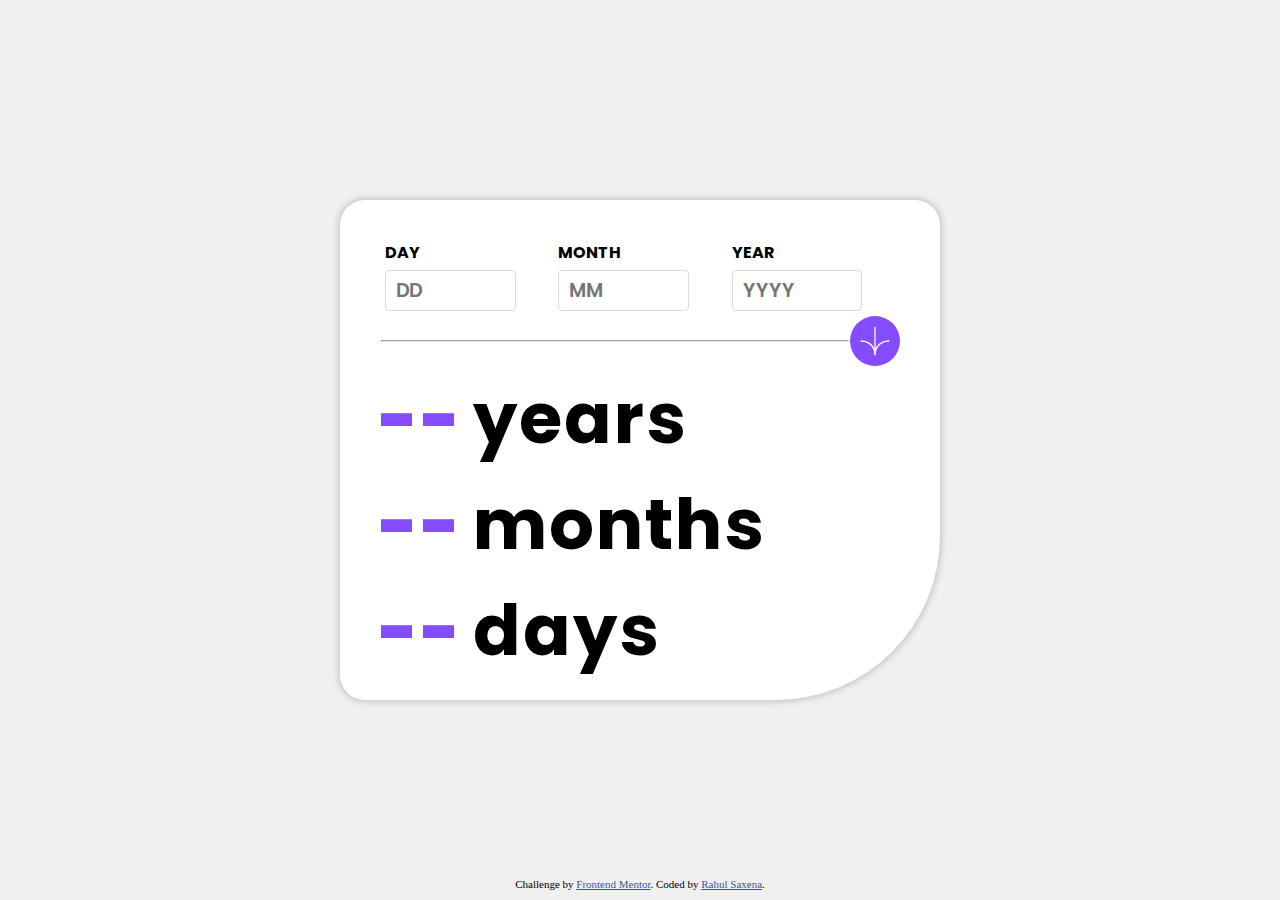
<file: age-calculator-app-main/index.html>
<!DOCTYPE html>
<html lang="en">
  <head>
    <meta charset="UTF-8" />
    <meta name="viewport" content="width=device-width, initial-scale=1.0" />
    <!-- displays site properly based on user's device -->
    <link
      rel="icon"
      type="image/png"
      sizes="32x32"
      href="./assets/images/favicon-32x32.png"
    />
    <title>Frontend Mentor | Age calculator app</title>
    <link rel="stylesheet" href="style.css" />
  </head>
  <body>
    <div class="container">
      <div class="InputSection">
        <div class="Day">
          <span class="Date" id="DaySpan">Day</span>
          <input
            type="number"
            name=""
            id="Day"
            placeholder="DD"
            required
            oninput="DayInput()"
          />
          <span id="ErrorDay">Must be a valid day</span>
          <span class="ErrorEmpty">This Field is required</span>
        </div>
        <div class="Month">
          <span class="Date" id="MonthSpan">Month</span>
          <input
            type="text"
            name=""
            id="Month"
            placeholder="MM"
            required
            oninput="MonthInput()"
          />
          <span id="ErrorMonth">Must be a valid Month</span>
          <span class="ErrorEmpty">This Field is required</span>
        </div>
        <div class="Year">
          <span class="Date" id="YearSpan">Year</span>
          <input
            type="text"
            name=""
            id="Year"
            placeholder="YYYY"
            required
            oninput="YearInput()"
          />
          <span id="ErrorYear">Must be a valid Year</span>
          <span class="ErrorEmpty">This Field is required</span>
        </div>
      </div>
      <div class="Middle">
        <hr />
        <img
          src="./assets/images/icon-arrow.svg"
          alt=""
          onclick="CheckDate()"
        />
      </div>
      <div class="OutputSection">
        <div class="OutputYear DisplayElement">
          <span id="YearCount">--</span>
          <h1>years</h1>
        </div>
        <div class="OutputMonth DisplayElement">
          <span id="MonthCount">--</span>
          <h1>months</h1>
        </div>
        <div class="OutputDay DisplayElement">
          <span id="DayCount">--</span>
          <h1>days</h1>
        </div>
      </div>
    </div>

    <div class="attribution">
      Challenge by
      <a href="https://www.frontendmentor.io?ref=challenge" target="_blank"
        >Frontend Mentor</a
      >. Coded by <a href="#">Rahul Saxena</a>.
    </div>

    <script src="script.js"></script>
  </body>
</html>
</file>
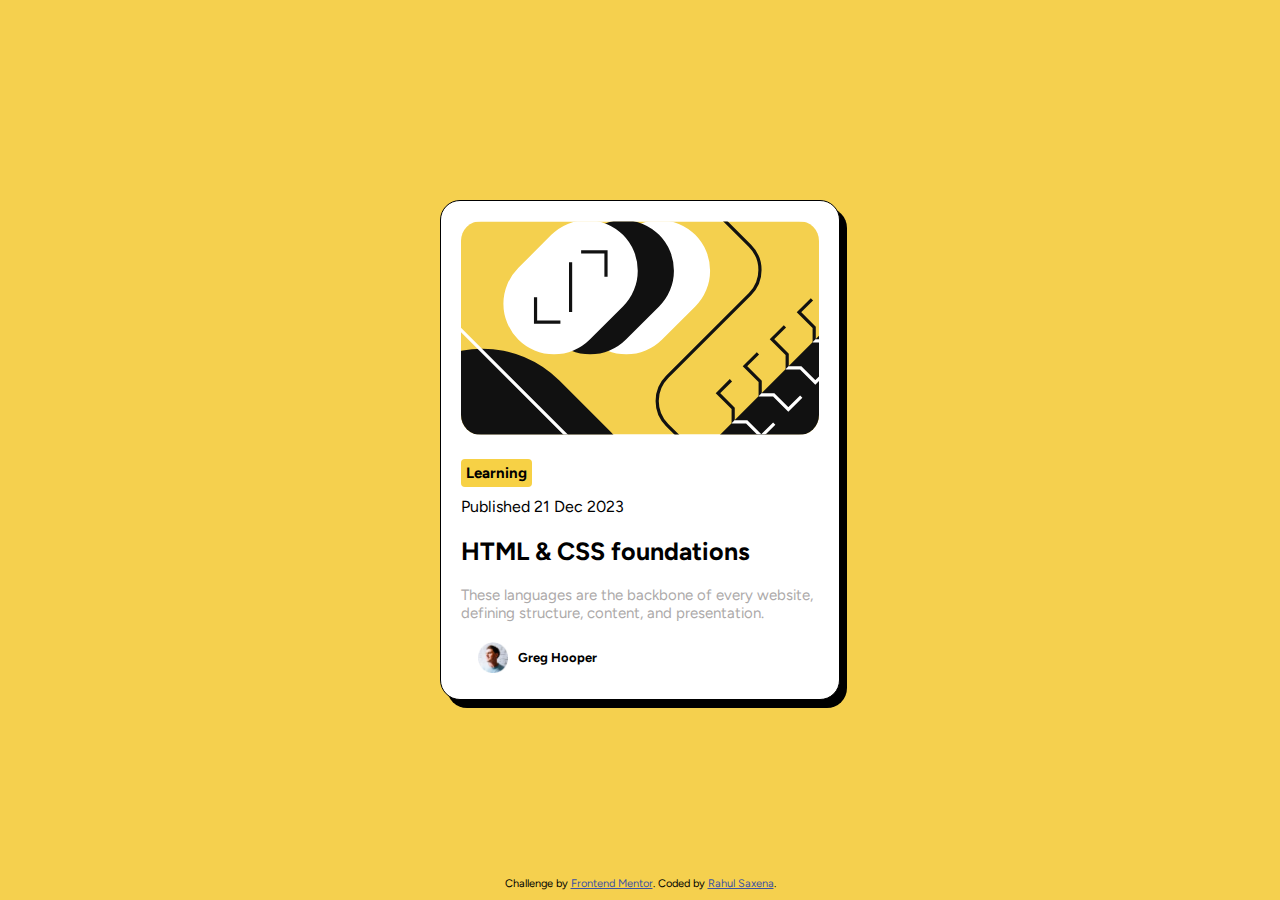
<file: blog-preview-card-main/index.html>
<!DOCTYPE html>
<html lang="en">
<head>
  <meta charset="UTF-8">
  <meta name="viewport" content="width=device-width, initial-scale=1.0">

  <link rel="icon" type="image/png" sizes="32x32" href="./assets/images/favicon-32x32.png">
  <title>Frontend Mentor | Blog preview card</title>
  <link rel="stylesheet" href="style.css">
</head>
<body>
  <div class="container">
    <div class="imageContainer">
      <img src="./assets/images/illustration-article.svg" alt="illustration-article">
    </div>
    <div class="Learning">Learning</div>
    <div class="PublishDate">
      Published 21 Dec 2023
    </div>
    <h1 class="Heading">
      HTML & CSS foundations
    </h1>
    <p class="Paragraph">
      These languages are the backbone of every website, defining structure, content, and presentation.
    </p>
    <div class="profileCard">
      <img src="./assets/images/image-avatar.webp" alt="">
      Greg Hooper
    </div>
  </div>

  <div class="attribution">
    Challenge by <a href="https://www.frontendmentor.io?ref=challenge" target="_blank">Frontend Mentor</a>. 
    Coded by <a href="#">Rahul Saxena</a>.
  </div>
</body>
</html>
</file>
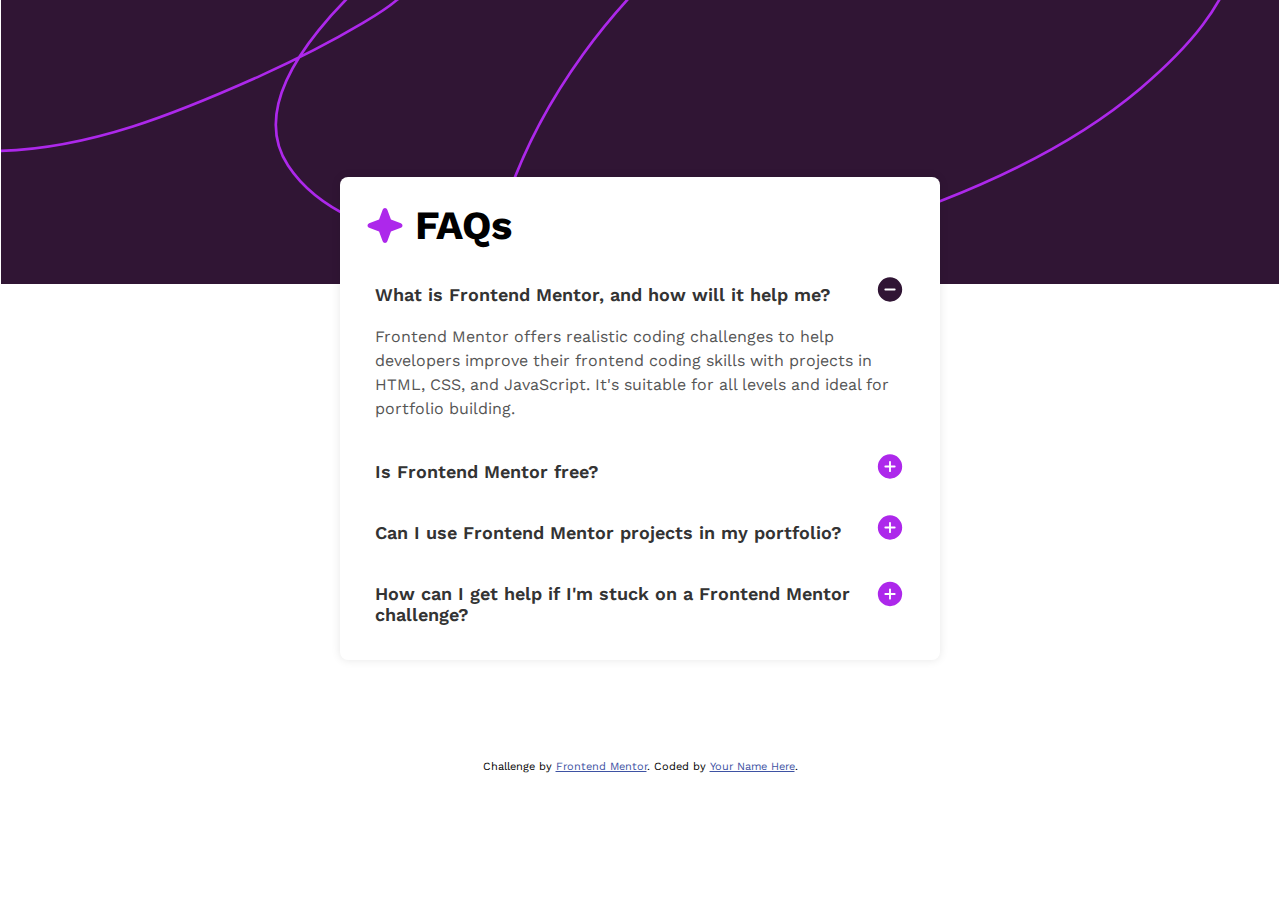
<file: FAQ accordion main/index.html>
<!DOCTYPE html>
<html lang="en">
  <head>
    <meta charset="UTF-8" />
    <meta name="viewport" content="width=device-width, initial-scale=1.0" />
    <link
      rel="icon"
      type="image/png"
      sizes="32x32"
      href="./assets/images/favicon-32x32.png"
    />
    <title>Frontend Mentor | FAQ accordion</title>
    <link rel="stylesheet" href="style.css" />
  </head>
  <body>
    <div class="container">
      <div class="faq">
        <img src="./assets/images/icon-star.svg" alt="" />
        FAQs
      </div>
      <div class="faq-container">
        <div class="faq-item">
          <div class="question" onclick="ChangeAnswer(1)">
            What is Frontend Mentor, and how will it help me?
            <img src="./assets/images/icon-minus.svg" alt="">
          </div>
          <div class="answer" id="answer1">
            Frontend Mentor offers realistic coding challenges to help
            developers improve their frontend coding skills with projects in
            HTML, CSS, and JavaScript. It's suitable for all levels and ideal
            for portfolio building.
          </div>
        </div>

        <div class="faq-item">
          <div class="question" onclick="ChangeAnswer(2)">
            Is Frontend Mentor free?
            <img src="./assets/images/icon-plus.svg" alt="">
          </div>
          <div class="answer" id="answer2" style="display: none;">
            Yes, Frontend Mentor offers both free and premium coding challenges,
            with the free option providing access to a range of projects
            suitable for all skill levels.
          </div>
        </div>

        <div class="faq-item">
          <div class="question" onclick="ChangeAnswer(3)">
            Can I use Frontend Mentor projects in my portfolio?
            <img src="./assets/images/icon-plus.svg" alt="">
          </div>
          <div class="answer" id="answer3" style="display: none;">
            Yes, you can use projects completed on Frontend Mentor in your
            portfolio. It's an excellent way to showcase your skills to
            potential employers!
          </div>
        </div>

        <div class="faq-item">
          <div class="question" onclick="ChangeAnswer(4)">
            How can I get help if I'm stuck on a Frontend Mentor challenge?
            <img src="./assets/images/icon-plus.svg" alt="">
          </div>
          <div class="answer" id="answer4" style="display: none;">
            The best place to get help is inside Frontend Mentor's Discord
            community. There's a help channel where you can ask questions and
            seek support from other community members.
          </div>
        </div>
      </div>
    </div>

    <div class="attribution">
      Challenge by
      <a href="https://www.frontendmentor.io?ref=challenge" target="_blank"
        >Frontend Mentor</a
      >. Coded by <a href="#">Your Name Here</a>.
    </div>
    <script src="https://cdnjs.cloudflare.com/ajax/libs/gsap/3.12.4/gsap.min.js" integrity="sha512-EZI2cBcGPnmR89wTgVnN3602Yyi7muWo8y1B3a8WmIv1J9tYG+udH4LvmYjLiGp37yHB7FfaPBo8ly178m9g4Q==" crossorigin="anonymous" referrerpolicy="no-referrer"></script>
    <script src="script.js"></script>
  </body>
</html>
</file>
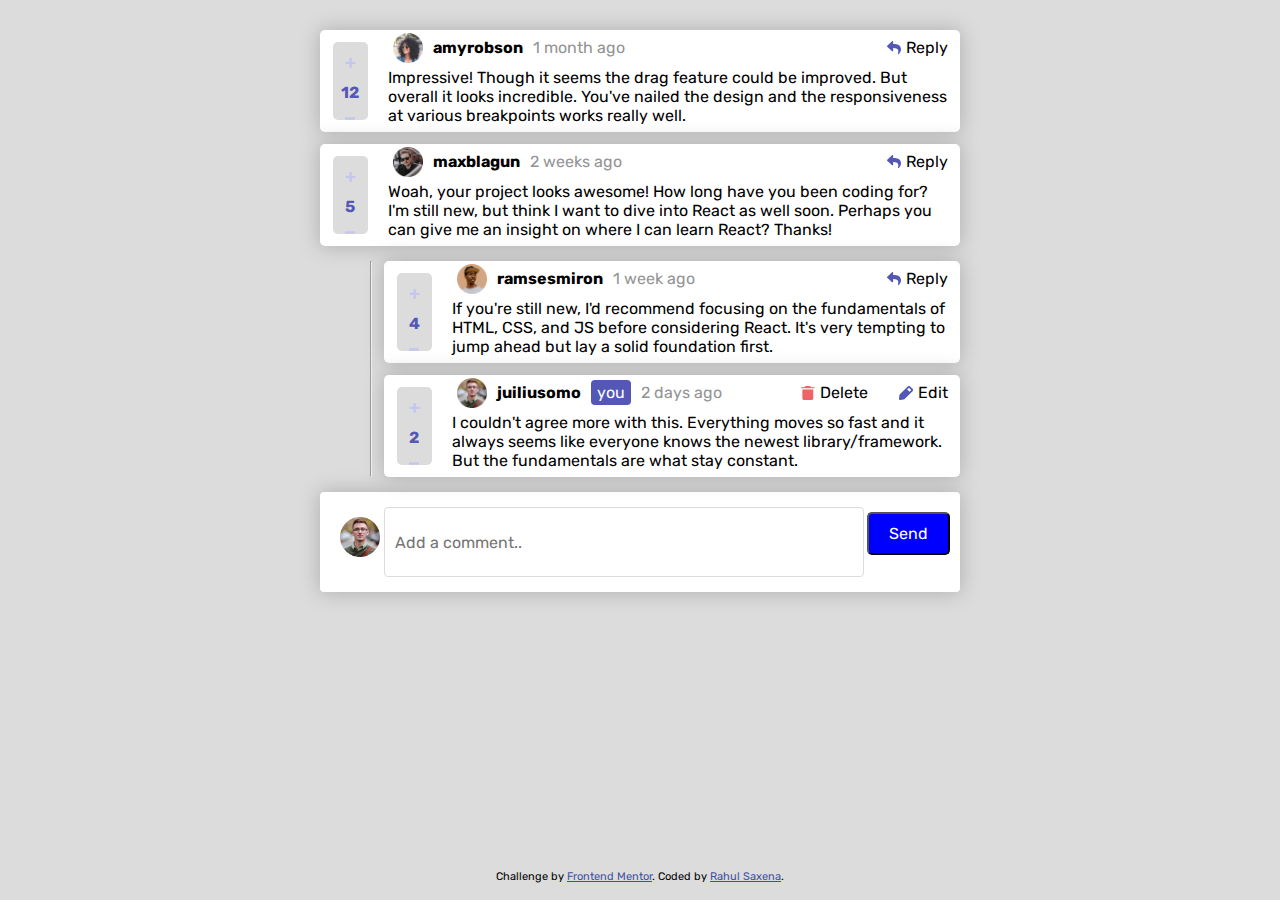
<file: interactive-comments-section-main/index.html>
<!DOCTYPE html>
<html lang="en">
  <head>
    <meta charset="UTF-8" />
    <meta name="viewport" content="width=device-width, initial-scale=1.0" />
    <!-- displays site properly based on user's device -->
    <link
      rel="icon"
      type="image/png"
      sizes="32x32"
      href="./images/favicon-32x32.png"
    />
    <link rel="stylesheet" href="style.css" />
    <title>Frontend Mentor | Interactive comments section</title>
  </head>
  <body>
    <div class="ChatContainer">
      <div class="FirstPart">
        <div class="Part">
          <div class="Likes">
            <img
              src="./images/icon-plus.svg"
              alt=""
              class="Plus"
              onclick="IncreaseCount(document.querySelector('h4').innerHTML)"
            />
            <h4>12</h4>
            <img src="./images/icon-minus.svg" alt="" class="Minus" />
          </div>
          <div class="Comments">
            <div class="id">
              <img
                src="./images/avatars/image-amyrobson.webp"
                alt="anyrobson"
              />
              <h4>amyrobson</h4>
              <p>1 month ago</p>
              <div class="reply">
                <img src="./images/icon-reply.svg" alt="" /> Reply
              </div>
            </div>
            <div class="message" id="Comment-1">
              Lorem ipsum dolor sit amet consectetur adipisicing elit. Nam
              architecto quia totam quos perspiciatis? Distinctio, doloremque
              iure provident vero, facilis libero obcaecati neque labore impedit
              voluptate corporis saepe. Culpa, sit?
            </div>
          </div>
        </div>
        <div class="Part">
          <div class="Likes">
            <img
              src="./images/icon-plus.svg"
              alt=""
              class="Plus"
              onclick="IncreaseCount()"
            />
            <h4>5</h4>
            <img src="./images/icon-minus.svg" alt="" class="Minus" />
          </div>
          <div class="Comments">
            <div class="id">
              <img
                src="./images/avatars/image-maxblagun.webp"
                alt="anyrobson"
              />
              <h4>maxblagun</h4>
              <p>2 weeks ago</p>
              <div class="reply">
                <img src="./images/icon-reply.svg" alt="" /> Reply
              </div>
            </div>
            <div class="message" id="Comment-2">
              Lorem ipsum dolor sit amet consectetur adipisicing elit. Nam
              architecto quia totam quos perspiciatis? Distinctio, doloremque
              iure provident vero, facilis libero obcaecati neque labore impedit
              voluptate corporis saepe. Culpa, sit?
            </div>
          </div>
        </div>
      </div>
      <div class="SecondPart">
        <hr />
        <div class="Part Second">
          <div class="Likes">
            <img
              src="./images/icon-plus.svg"
              alt=""
              class="Plus"
              onclick="IncreaseCount()"
            />
            <h4>4</h4>
            <img src="./images/icon-minus.svg" alt="" class="Minus" />
          </div>
          <div class="Comments">
            <div class="id">
              <img
                src="./images/avatars/image-ramsesmiron.webp"
                alt="anyrobson"
              />
              <h4>ramsesmiron</h4>
              <p>1 week ago</p>
              <div class="reply">
                <img src="./images/icon-reply.svg" alt="" /> Reply
              </div>
            </div>
            <div class="message" id="Comment-3">
              Lorem ipsum dolor sit amet consectetur adipisicing elit. Nam
              architecto quia totam quos perspiciatis? Distinctio, doloremque
              iure provident vero, facilis libero obcaecati neque labore impedit
              voluptate corporis saepe. Culpa, sit?
            </div>
          </div>
        </div>
        <div class="Part Second">
          <div class="Likes">
            <img
              src="./images/icon-plus.svg"
              alt=""
              class="Plus"
              onclick="IncreaseCount()"
            />
            <h4>2</h4>
            <img src="./images/icon-minus.svg" alt="" class="Minus" />
          </div>
          <div class="Comments">
            <div class="id">
              <img
                src="./images/avatars/image-juliusomo.webp"
                alt="anyrobson"
              />
              <h4>juiliusomo</h4>
              <span class="badge">you</span>
              <p>2 days ago</p>
              <div class="delete">
                <img src="./images/icon-delete.svg" alt="" /> Delete
              </div>
              <div class="reply">
                <img src="./images/icon-edit.svg" alt="" /> Edit
              </div>
            </div>
            <div class="message" id="Comment-4">
              Lorem ipsum dolor sit amet consectetur adipisicing elit. Nam
              architecto quia totam quos perspiciatis? Distinctio, doloremque
              iure provident vero, facilis libero obcaecati neque labore impedit
              voluptate corporis saepe. Culpa, sit?
            </div>
          </div>
        </div>
      </div>

      <div class="InputBox">
        <img src="./images/avatars/image-juliusomo.webp" alt="" />
        <input type="text" placeholder="Add a comment.." />
        <button onclick="PuchData()">Send</button>
      </div>
    </div>

    <div class="attribution">
      Challenge by
      <a href="https://www.frontendmentor.io?ref=challenge" target="_blank"
        >Frontend Mentor</a
      >. Coded by <a href="#">Rahul Saxena</a>.
    </div>
    <script src="script.js"></script>
  </body>
</html>
</file>
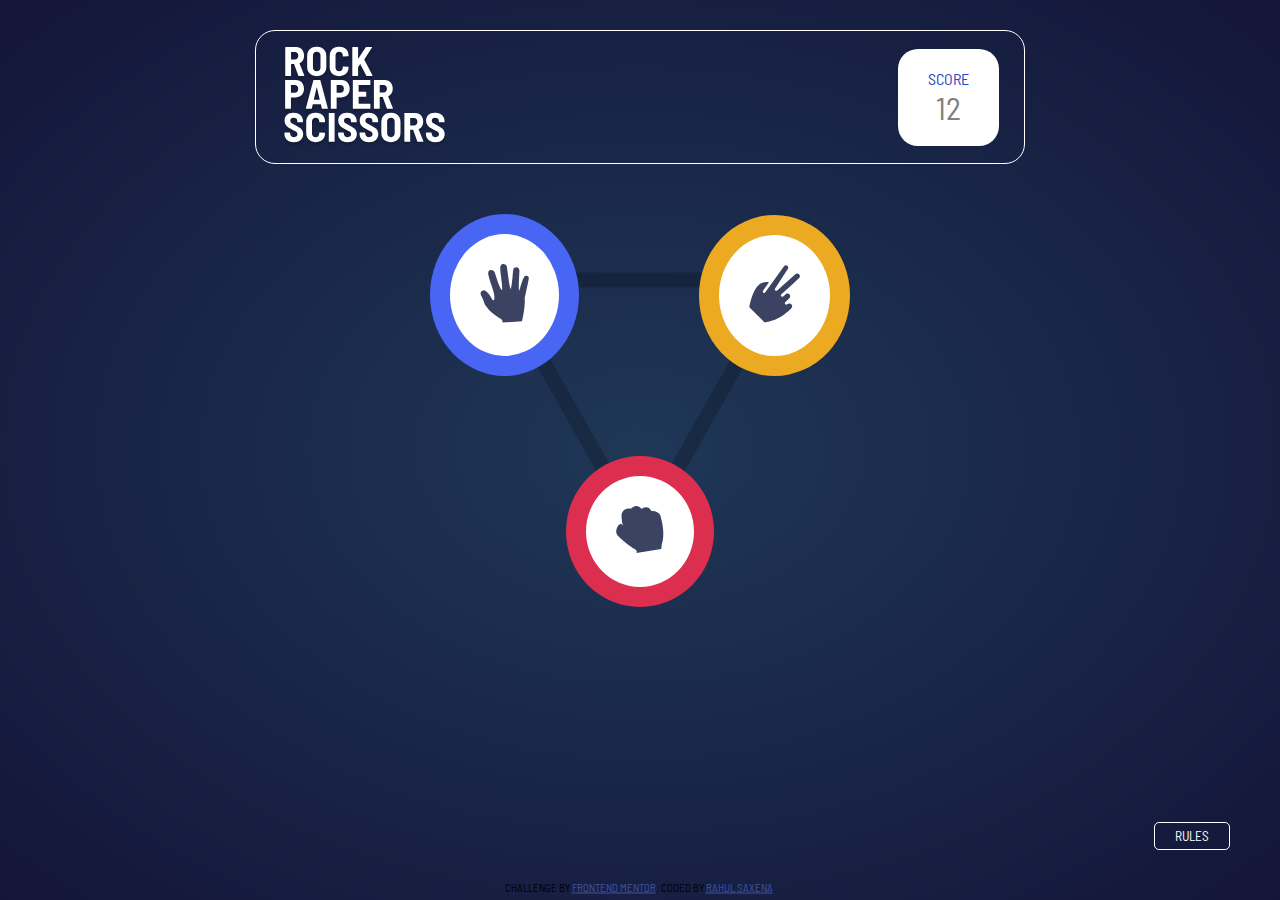
<file: rock-paper-scissors-master/index.html>
<!DOCTYPE html>
<html lang="en">
  <head>
    <meta charset="UTF-8" />
    <meta name="viewport" content="width=device-width, initial-scale=1.0" />
    <!-- displays site properly based on user's device -->

    <link
      rel="icon"
      type="image/png"
      sizes="32x32"
      href="./images/favicon-32x32.png"
    />

    <title>Frontend Mentor | Rock, Paper, Scissors</title>
    <link rel="stylesheet" href="style.css" />
    <style></style>
  </head>
  <body>
    <div class="container">

      <!-- Score Bar -->
      <div class="Score">
        <div class="RPS">
          <img src="./images/logo.svg" alt="">
        </div>
        <div class="scores">
          <p>Score</p>
          <p id="YourScore">12</p>
        </div>
      </div>
      <!-- Options -->
      <div class="Options">
        <img src="./images/bg-triangle.svg" alt="" class="background">
        <div class="Paper" onclick="MyOption(1)">
          <img src="./images/icon-paper.svg" alt="">
        </div>
        <div class="Scissors" onclick="MyOption(2)">
          <img src="./images/icon-scissors.svg" alt="">
        </div>
        <div class="Stone" onclick="MyOption(3)">
          <img src="./images/icon-rock.svg" alt="">
        </div>
      </div>

      <!-- Acutal Game Play -->
      <div class="GameContainer">
        <div class="text">
          <div class="User">You Pick</div>
          <div class="Mouse">Mouse Pick</div>
        </div>
        <div class="UserSide">
          <img src="./images/icon-paper.svg" alt="" id="one">
          <img src="./images/icon-scissors.svg" alt="" id="two">
          <img src="./images/icon-rock.svg" alt="" id="three">
        </div>
        <div class="PlayAgain">
          <h1 style="display: none;" id="Win">You Win</h1>
          <h1 style="display: none;" id="Loose">You Loose</h1>
          <h1 style="display: none;" id="Tie">It's a Tie</h1>
          <button onclick="ResetGame()" id="PlayAgain">Play Again</button>
        </div>
        <div class="ComputerSide">
          <img src="./images/icon-paper.svg" alt="" id="Cone">
          <img src="./images/icon-scissors.svg" alt="" id="Ctwo">
          <img src="./images/icon-rock.svg" alt="" id="Cthree">
        </div>
      </div>
      <!-- Rules -->
      <button id="Rules">
        Rules
      </button>
      <div class="Rulebook">
        <h1>rules</h1>
        <img src="./images/icon-close.svg" alt="" class="close">
        <img src="./images/image-rules.svg" alt="">
      </div>
      <div class="attribution">
        Challenge by
        <a href="https://www.frontendmentor.io?ref=challenge" target="_blank"
          >Frontend Mentor</a
        >. Coded by <a href="#">Rahul Saxena</a>.
      </div>
    </div>

    <script src="script.js"></script>
    <script src="https://cdnjs.cloudflare.com/ajax/libs/gsap/3.12.5/gsap.min.js" integrity="sha512-7eHRwcbYkK4d9g/6tD/mhkf++eoTHwpNM9woBxtPUBWm67zeAfFC+HrdoE2GanKeocly/VxeLvIqwvCdk7qScg==" crossorigin="anonymous" referrerpolicy="no-referrer"></script>
  </body>
</html>
</file>
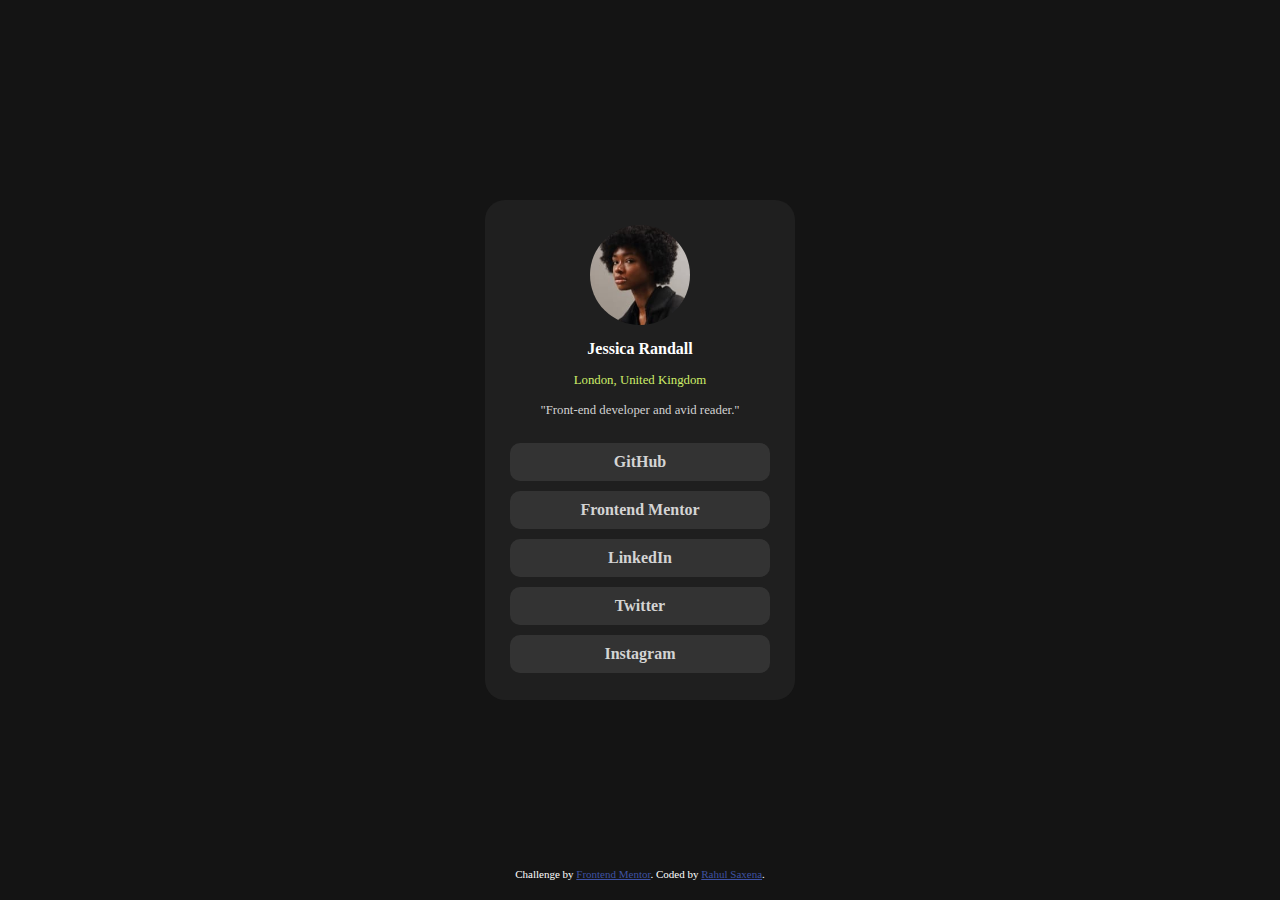
<file: social-links-profile-main/index.html>
<!DOCTYPE html>
<html lang="en">
  <head>
    <meta charset="UTF-8" />
    <meta name="viewport" content="width=device-width, initial-scale=1.0" />
    <!-- displays site properly based on user's device -->

    <link
      rel="icon"
      type="image/png"
      sizes="32x32"
      href="./assets/images/favicon-32x32.png"
    />

    <title>Frontend Mentor | Social links profile</title>
    <link rel="stylesheet" href="style.css" />
  </head>
  <body>
    <div class="container">
      <img src="./assets/images/avatar-jessica.jpeg" alt="">
      <h1 class="FName">Jessica Randall</h1> 
      <p class="Address">London, United Kingdom</p> 
      <p class="title">"Front-end developer and avid reader."</p>
      <div class="links">
        <a href="#">GitHub</a>
        <a href="#">Frontend Mentor</a>
        <a href="#">LinkedIn</a>
        <a href="#">Twitter</a>
        <a href="#">Instagram</a>
      </div>
    </div>

    <div class="attribution">
      Challenge by
      <a href="https://www.frontendmentor.io?ref=challenge" target="_blank"
        >Frontend Mentor</a
      >. Coded by <a href="#">Rahul Saxena</a>.
    </div>
  </body>
</html>
</file>
<file: age-calculator-app-main/style.css>
@import url("https://fonts.googleapis.com/css2?family=Poppins:ital,wght@0,100;0,200;0,300;0,400;0,500;0,600;0,700;0,800;0,900;1,100;1,200;1,300;1,400;1,500;1,600;1,700;1,800;1,900&display=swap");

* {
  margin: 0;
  padding: 0;
  box-sizing: border-box;
}

body {
  display: flex;
  flex-direction: column;
  justify-content: space-evenly;
  align-items: center;
  height: 100vh;
  background-color: hsl(0, 0%, 94%);
}

.container {
  height: 500px;
  width: 600px;
  border-radius: 25px 25px 164px 25px;
  display: flex;
  justify-content: space-between;
  flex-direction: column;
  padding: 40px;
  background-color: white;
  box-shadow: 0 0 6px 2px #c6c6c6;
}

.container .InputSection {
  width: 100%;
  height: 100px;
  font-family: "Poppins", sans-serif;
  display: flex;
  align-items: center;
}

.container .InputSection input {
  border: 1px solid hsl(0, 0%, 86%);
  transition: all 0.4s ease;
}

.container .InputSection input:focus {
  outline: none;
}
.container .InputSection input:hover {
  border: 1px solid hsl(0, 1%, 44%);
  cursor: pointer;
}

input::-webkit-outer-spin-button,
input::-webkit-inner-spin-button {
  -webkit-appearance: none;
  margin: 0;
}

.Day {
  height: 100%;
  padding: 0 5px;
}
.Month {
  height: 100%;
  padding: 0 5px;
}
.Year {
  height: 100%;
  padding: 0 5px;
}

.ErrorEmpty {
  display: none;
  color: red;
  font-size: 0.8rem;
}

.Date {
  font-size: 1rem;
  text-transform: uppercase;
  display: block;
  font-weight: 700;
  font-family: "Poppins";
}

#Day {
  width: 80%;
  padding: 5px 10px;
  font-size: 1.2rem;
  border-radius: 4px;
  font-weight: 600;
  font-family: "Poppins";
  margin: 5px 0;
}
#Month {
  width: 80%;
  padding: 5px 10px;
  font-size: 1.2rem;
  border-radius: 4px;
  font-weight: 600;
  font-family: "Poppins";
  margin: 5px 0;
}
#Year {
  width: 80%;
  padding: 5px 10px;
  font-size: 1.2rem;
  border-radius: 4px;
  font-weight: 600;
  font-family: "Poppins";
  margin: 5px 0;
}

.container .Middle {
  display: flex;
  justify-content: space-around;
  align-items: center;
}

.container .Middle img {
  border-radius: 50%;
  background-color: hsl(259, 100%, 65%);
  padding: 10px;
  height: 50px;
  width: 50px;
  transition: all 0.2s ease-in;
}

.container .Middle img:hover {
  cursor: pointer;
  background-color: black;
}

.container .Middle hr {
  display: inline-block;
  width: 90%;
}

.container .OutputSection {
  width: 100%;
  height: 300px;
  display: flex;
  flex-direction: column;
  justify-content: space-evenly;
  font-size: 2.2rem;
  font-family: "Poppins";
  font-weight: 700;
  letter-spacing: 2px;
}

.container .OutputSection span {
  letter-spacing: 4px;
  font-weight: 900;
  color: hsl(259, 100%, 65%);
  font-size: 4.2rem;
}

h1 {
  display: inline;
}

.attribution {
  font-size: 11px;
  text-align: center;
  position: absolute;
  bottom: 10px;
}
.attribution a {
  color: hsl(228, 45%, 44%);
}

#ErrorDay {
  color: red;
  display: none;
  font-size: 0.8rem;
}
#ErrorMonth {
  color: red;
  font-size: 0.8rem;
  display: none;
}
#ErrorYear {
  color: red;
  font-size: 0.8rem;
  display: none;
}

@media (max-width: 375px) {
  .container {
    width: 90%;
    height: 80%;
    padding: 35px;
  }
  .Middle hr {
    width: 100%;
  }
  .Middle img {
    position: absolute;
  }
  .OutputSection h1 {
    font-size: 1rem;
  }
  .DisplayElement {
    display: flex;
    align-items: center;
    justify-content: space-evenly;
  }
  .container .OutputSection span {
    font-size: 3.2rem;
  }
}
</file>
<file: blog-preview-card-main/style.css>
@import url('https://fonts.googleapis.com/css2?family=Figtree&display=swap');
*{
    margin: 0;
    padding: 0;
    box-sizing: border-box;
    font-family: 'Figtree';
}

body{
    background-color: #f5d04e;
    height: 100vh;
    width: 100vw;
    display: flex;
    align-items: center;
    justify-content: center;
    flex-direction: column;
}

.container{
    min-height: 500px;
    width: 400px;
    border: 1px solid black;
    background-color: white;
    padding: 20px;
    border-radius: 20px;
    box-shadow: 7px 8px 0px 0px black;
    transition: all 0.4s;
}

.container:hover{
    cursor: pointer;
    box-shadow: 14px 13px 0px 0px black;
}

.Learning{
    background-color: #f7d145;
    padding: 5px;
    font-size: 15px;
    width: max-content;
    border-radius: 4px;
    font-weight: bolder;
    margin-bottom: 10px;
}
.PublishDate{
    margin-bottom: 20px;
}

.imageContainer{
    width: 100%;
}

.imageContainer img{
    width: 100%;
    border-radius: 20px;
    margin-bottom: 20px;
}

.Heading{
    font-size: 25px;
    font-weight: bold;
    margin-bottom: 20px;
    width: max-content;
    transition: all 0.4s;
}
.Heading:hover{
    color: #f5d04e;
}

.Paragraph{
    color: rgb(173, 170, 170);
    font-size: 15px;
}

.profileCard{
    margin-top: 20px;
    text-align: center;
    width: max-content;
    font-size: small;
    font-weight: bold;
    display: flex;
    justify-content: center;
    align-items: center;
    gap: 10px;
}
.profileCard img{
    height: 20%;
    width: 20%;
}

.attribution {
  font-size: 11px;
  text-align: center;
  margin-top: 120px;
  position: absolute;
  bottom: 10px;
}
.attribution a {
  color: hsl(228, 45%, 44%);
}

@media (width<400px) {
    .container{
        max-width: calc(100% - 40px);
        max-height: fit-content;
        overflow: hidden;
    }
    .Learning{
        font-size: 13px;
    }
    .Heading{
        font-size: 20px;
    }
    .Paragraph{
        font-size: 15px;
    }
    .profileCard{
        margin-top: 15px;
        height: fit-content;
    }
}
</file>
<file: FAQ accordion main/style.css>
@import url("https://fonts.googleapis.com/css2?family=Work+Sans:wght@400;700&display=swap");
* {
  margin: 0;
  padding: 0;
  box-sizing: border-box;
  font-family: "Work Sans";
}

body {
  height: 100vh;
  width: 100vw;
  display: flex;
  justify-content: center;
  align-items: center;
  flex-direction: column;
  background-image: url("./assets/images/background-pattern-desktop.svg");
  background-repeat: no-repeat;
  background-size: contain;
  gap: 50px;
}

.container {
  max-width: 600px;
  margin: 50px auto;
  background-color: #fff;
  border-radius: 8px;
  box-shadow: 0 0 10px rgba(0, 0, 0, 0.1);
  overflow: hidden;
}

.faq {
  font-size: 2.5rem;
  font-weight: 700;
  display: flex;
  gap: 10px;
  padding: 25px;
  padding-bottom: 0px;
}

.faq-container {
  padding: 20px;
}

.faq-item {
  margin-bottom: 10px;
  transition: all 0.4s;
}

.question {
  cursor: pointer;
  background-color: #fff;
  font-weight: 600;
  padding: 15px;
  border: none;
  width: 100%;
  text-align: start;
  font-size: 18px;
  color: #333;
  display: flex;
  justify-content: space-between;
  padding-bottom: 5px;
  transition: all 0.4s;
}

.question img{
    translate: 0 -10px;
}

.question:hover{
    color: #AD28EB;
}

.answer {
  display: none;
  padding: 15px;
  padding-top: 5px;
  border: none;
  width: 100%;
  text-align: left;
  font-size: 16px;
  color: #555;
  line-height: 1.5;
  transition: all 0.4s;
}

.attribution {
  font-size: 11px;
  text-align: center;
}
.attribution a {
  color: hsl(228, 45%, 44%);
}


@media (max-width:400px) {
    body{
        background-image: url('./assets/images/background-pattern-mobile.svg');
    }
    .container{
        width: calc(100% - 50px);
    }
    .question{
        font-size: 13px;
    }
    .answer{
        font-size: 12px;
        line-height: 1.2;
    }
}
</file>
<file: interactive-comments-section-main/style.css>
@import url("https://fonts.googleapis.com/css2?family=Rubik:ital,wght@0,300..900;1,300..900&display=swap");
* {
  margin: 0;
  padding: 0;
  box-sizing: border-box;
  font-family: "Rubik", sans-serif;
}

body {
  background-color: gainsboro;
}

.ChatContainer {
  height: 90vh;
  width: 50%;
  margin: 30px auto;
  display: flex;
  flex-direction: column;
  gap: 15px;
}

.ChatContainer .FirstPart {
  display: flex;
  gap: 12px;
  flex-direction: column;
}

.ChatContainer .SecondPart {
  display: flex;
  gap: 12px;
  flex-direction: column;
  align-items: flex-end;
  position: relative;
}

.ChatContainer .SecondPart hr {
  width: 2px;
  height: 100%;
  background-color: #b0b0b0;
  position: absolute;
  left: 50px;
}

/* Comments */

.Part {
  width: 100%;
  height: auto;
  background-color: white;
  border-radius: 5px;
  box-shadow: 0 0 20px 1px #b0b0b0;
  display: flex;
  justify-content: center;
  align-items: center;
  gap: 20px;
}

.Part .Likes {
  height: 77%;
  width: 35px;
  background-color: gainsboro;
  color: hsl(238, 40%, 52%);
  border-radius: 5px;
  display: flex;
  flex-direction: column;
  justify-content: space-evenly;
  align-items: center;
  padding: 10px;
  font-size: 1rem;
}

.Part .Likes img {
  margin: 5px 0;
}

.Part .Likes img:hover {
  cursor: pointer;
}

.Part .Likes h4 {
  margin: 10px 10px;
}

.Part .Comments {
  width: calc(100% - 80px);
  height: 100%;
  margin-bottom: 5px;
}

.Part .Comments .id {
  display: flex;
  align-items: center;
  gap: 10px;
  position: relative;
  padding: 5px;
}

.Part .Comments .id h4 {
  font-weight: 700;
}

.Part .Comments .id p {
  color: hsl(240, 0%, 58%);
}

.Part .Comments .id img {
  height: 30px;
  width: 30px;
}

.Part .Comments .id .reply,
.delete {
  position: absolute;
  right: 0;
  display: flex;
  align-items: center;
  gap: 5px;
}

.Part .Comments .id .delete {
  right: 80px;
}

.Part .Comments .id .delete img {
  height: 14px;
  width: 14px;
}
.Part .Comments .id .reply img {
  height: 14px;
  width: 14px;
}

.Part .Comments .id .reply:hover {
  cursor: pointer;
}
.Part .Comments .id .delete:hover {
  cursor: pointer;
}

.Part .Comments .id span {
  background-color: hsl(238, 40%, 52%);
  padding: 3px;
  border-radius: 4px;
  color: white;
  width: 40px;
  text-align: center;
}

.Second {
  width: 90%;
}

.InputBox {
  background-color: white;
  display: flex;
  align-items: flex-start;
  justify-content: space-between;
  height: 100px;
  border-radius: 4px;
  box-shadow: 0 0 20px 1px #b0b0b0;
}

.InputBox img {
  height: 40px;
  width: 40px;
  margin: 25px 20px;
  margin-right: 0;
}

.InputBox input {
  width: 75%;
  height: 70%;
  margin-top: 15px;
  border-radius: 4px;
  border: 1px solid gainsboro;
  font-size: 1rem;
  padding: 10px;
  outline: none;
}

.InputBox button {
  font-size: 1rem;
  background-color: blue;
  color: white;
  border-radius: 5px;
  padding: 10px 20px;
  margin-top: 20px;
  margin-right: 10px;
}

.attribution {
  font-size: 11px;
  text-align: center;
}
.attribution a {
  color: hsl(228, 45%, 44%);
}
</file>
<file: rock-paper-scissors-master/style.css>
@import url('https://fonts.googleapis.com/css2?family=Barlow+Semi+Condensed:wght@700;800&display=swap');
* {
    margin: 0;
    padding: 0;
    box-sizing: border-box;
    font-family: 'Barlow Semi Condensed';
    text-transform: uppercase;
}

.container{
    height: 100vh;
    width: 100%;
    background-image: radial-gradient(hsl(214, 47%, 23%), hsl(237, 49%, 15%));
    display: flex;
    flex-direction: column;
    overflow: hidden;
}

.container .Score{
    border: 1px solid white;
    display: flex;
    flex-direction: row;
    justify-content: space-between;
    padding: 15px 25px;
    margin: 30px auto;   
    border-radius: 20px;
    gap: 450px;
}

.container .Score .RPS img{
    height: 100%;
    width: 100%;
}

.container .Score .scores{
    border-radius: 20px;
    display: flex;
    flex-direction: column;
    justify-content: center;
    padding: 20px 30px;
    background-color: white;
    text-align: center;
    margin: auto 0;

}

.container .Score .scores p{
    color: hsl(229, 64%, 46%);
}

.container .Score .scores #YourScore{
    color: gray;
    font-size: 2rem;
}

#Rules{
    border: 1px solid white;
    color:  white;
    position: absolute;
    background-color: transparent;
    padding: 5px 20px;
    border-radius: 5px;
    bottom: 50px;
    right: 50px;
}

#Rules:hover{
    cursor: pointer;
}

.Rulebook{
    position: absolute;
    top: 50%;
    left: -50%;
    transform: translate(-50%, -50%);
    background-color: white;
    padding: 30px;
    border-radius: 20px;
    z-index: 5;
}

.Rulebook h1{
    font-size: 1.4rem;
    margin: 20px 0px;
    position: absolute;
    top: 10px;
    left: 20px;
    color: hsl(217, 16%, 45%);
}

.Rulebook .close{
    position: absolute;
    top: -13px;
    right: 20px;
}

.close:hover{
    cursor: pointer;
}

.Rulebook img{
    margin-top: 50px;
}

.Options{
    display: flex;
    flex-wrap: wrap;
    gap: 80px;
    text-align: center;
    justify-content: space-evenly;
    align-items: center;
    height: fit-content;
    width: 500px;
    margin: 20px auto;
    /* display: none; */
}

.Options .background{
    position: absolute;
    z-index: 1;
}

.Options div{
    height: fit-content;
    width: fit-content;
    padding: 30px;
    background-color: white;
    border-radius: 50%;
    z-index: 2;
    transition: scale 0.4s;
}


.Options div:hover{
    cursor: pointer;
    scale: 1.1;
}

.Options .Stone{
    border: 20px solid hsl(349, 71%, 52%) ;
}

.Options .Scissors{
    border:20px solid hsl(40, 84%, 53%);
}

.Options .Paper{
    border: 20px solid hsl(230, 89%, 62%);
}

.GameContainer{
    width: 1000px;
    height: 300px;
    margin: 40px auto;
    display: flex;
    justify-content: space-evenly;
    align-items: center;
    gap: 150px;
    display: none;
    position: relative;
}
.GameContainer .text{
    display: flex;
    justify-content: space-between;
    position: absolute;
    top: 0px;
    width: 88%;
    font-size: 1.8rem;
    color: white;
}

.GameContainer .UserSide,.GameContainer .ComputerSide{
    height: 200px;
    width: 200px;
    background-color: rgb(207, 204, 204);
    border-radius: 50%;
    overflow: hidden;
}

.GameContainer img{
    height: 90%;
    width: 90%;
    display: flex;
    justify-content: center;
    align-items: center;
    margin: 10px auto;
    display: none;
    padding: 20px;
}

.GameContainer .PlayAgain{
    text-align: center;
    width: fit-content;
    color: white;
    font-size: 2rem;
}

.GameContainer .PlayAgain button{
    margin: 25px 0px 0px 0px;
    padding: 7px 10px;
    border-radius: 7px;
    width: 100%;
    font-size: 1rem;
    transition: scale 0.4s ease;
    animation: jumping 1s infinite;
}

.GameContainer .PlayAgain button:hover{
    cursor: pointer;
}

.attribution {
  font-size: 11px;
  text-align: center;
  position: absolute;
  bottom: 0;
  left: 50%;
  translate: -50% -50%;
}
.attribution a {
  color: hsl(228, 45%, 44%);
}

@keyframes jumping {
    0%{
        scale: 1;
    } 50%{
        scale: 1.2;
    } 100%{
        scale: 1;
    }
}


@media (max-width:400px) {
    .container{
        height: 93.4vh;
        width: 100vw;
        overflow: hidden;
    }
    .container .Score{
        gap: 50px;
    }
    .container .Score .RPS{
        height: 100px;
        width: 120px;
    }
    #Rules{
        left: 200px;
        bottom: 0%;
        translate: -50% -50%;
        font-size: 1rem;
    }
    .Rulebook{
        height: 100%;
        width: 100%;
        display: flex;
        align-items: center;
        justify-content: center;
        border-radius: 0;
    }
    .Options{   
        height: 450px;
        width: 100%;
        gap: 55px;
    }
    .Options div{
        padding: 20px;
    }
    .Options .Stone{
        border: 15px solid hsl(349, 71%, 52%);
    }
    .Options .Scissors{
        border: 15px solid hsl(40, 84%, 53%);
    }
    .Options .Paper{
        border: 15px solid hsl(230, 89%, 62%);
    }

    .GameContainer{
        width: 100%;
        height: 95vh;
        gap: 25px;
    }
    .GameContainer .text{
        top: 25%;
        font-size: 1rem;
    }
    .GameContainer .UserSide, .GameContainer .ComputerSide{
        height: 160px;
        width: 160px;
    }
    .GameContainer .UserSide img{
        width: 100%;
        height: 100%;
    }
    .GameContainer .ComputerSide img{
        width: 100%;
        height: 100%;
    }
    .GameContainer .PlayAgain{
        font-size: 0.7rem;
        padding: 10px;
        width: fit-content;
        position: absolute;
        bottom: 50px;
        width: 250px;
    }
    .GameContainer .PlayAgain button{
        font-size: 0.6rem;
        padding: 10px;
        width: 100%;
    }
    .attribution{
        display: none;
    }
}
</file>
<file: social-links-profile-main/style.css>
*{
    margin: 0;
    padding: 0;
    box-sizing: border-box;
    font-family: 'Inter';
}

body{
    background-color: #141414;
    display: flex;
    flex-direction: column;
    height: 100vh;
    justify-content: center;
    align-items: center;
    color: white;
}

.container{
    height: 500px;
    width: 310px;
    text-align: center;
    padding: 25px;
    background-color: #1f1f1f;
    border-radius: 20px;
    display: flex;
    flex-direction: column;
    gap: 15px;
    font-size: 1rem;
    transition: box-shadow 0.4s;
}

.container:hover{
    box-shadow: 0px 0px 10px 4px #393636;
}

.container img{
    border-radius: 50%;
    height: 100px;
    width: 100px;
    margin: 0 auto;
}

.FName{
    font-size: 1rem;
}

.Address{
    font-size: 0.8rem;
    color: #ceed69;
}

.title{
    color: #d2d2d2;
    font-size: 0.8rem;
}

.links{
    display: flex;
    flex-direction: column;
    height: min-content;
    gap: 10px;
    margin-top: 10px;
    font-weight: 700;
}

.links a{
    text-decoration: none;
    color: #d4d4d4;
    font-size: 1rem;
    border-radius: 10px;
    padding: 10px;
    transition: all 0.4s ease;
    background-color: #333333;
}

a:hover{
    background-color: #c4f829;
    color: #1f3c00;
}

.attribution {
  font-size: 11px;
  text-align: center;
  position: absolute;
  bottom: 20px;
}
.attribution a {
  color: hsl(228, 45%, 44%);
}


@media (max-width:375px) {
    .container{
        height: fit-content;
        width: 270px;
    }
    .title{
        font-size: 0.6rem;
    }
    .links{
        margin-top: 5px;
        gap: 10px;
    }
    .links a{
        font-size: 0.8rem;
        padding: 10px;
    }
}
</file>
